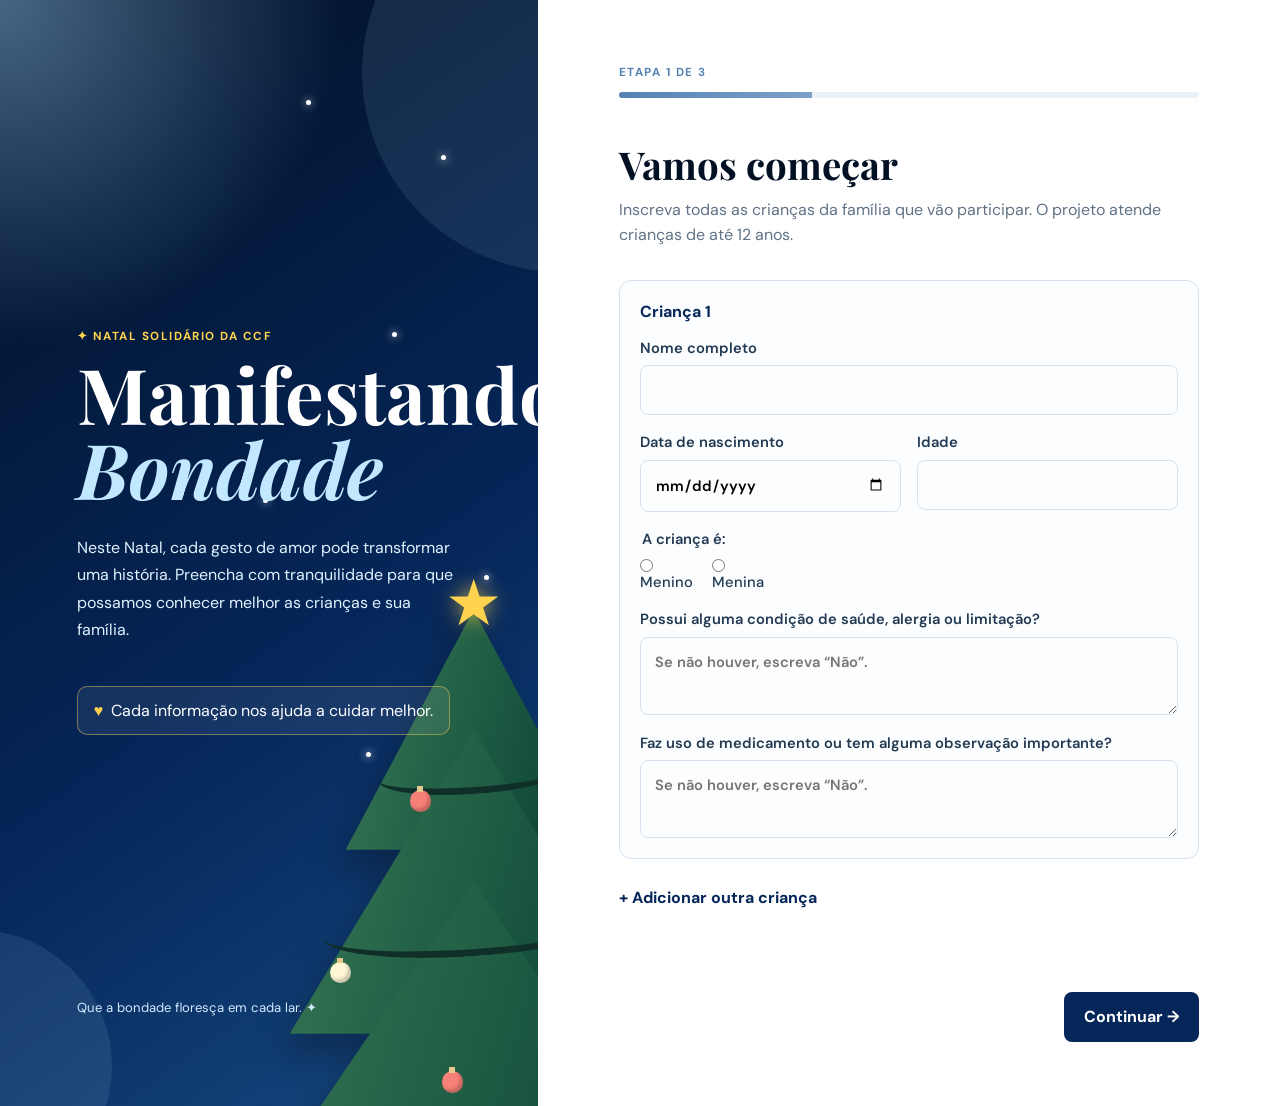
<file: index.html>
<!doctype html>
<html lang="pt-BR"><head><meta charset="utf-8"><meta name="viewport" content="width=device-width, initial-scale=1"><meta name="description" content="Formulário de acolhimento do Projeto Manifestando Bondade."><title>Projeto Manifestando Bondade</title><link rel="preconnect" href="https://fonts.googleapis.com"><link rel="preconnect" href="https://fonts.gstatic.com" crossorigin><link href="https://fonts.googleapis.com/css2?family=DM+Sans:wght@400;500;600;700&family=Playfair+Display:wght@600;700&display=swap" rel="stylesheet"><link rel="stylesheet" href="style.css"></head>
<body><main class="site">
<section class="welcome" aria-labelledby="project-title"><div class="orb orb-one"></div><div class="orb orb-two"></div><div class="snowfall" aria-hidden="true"><i></i><i></i><i></i><i></i><i></i><i></i><i></i></div><div class="welcome-content"><p class="eyebrow">✦ Natal Solidário da CCF</p><h1 id="project-title">Manifestando<br><em>Bondade</em></h1><p class="welcome-text">Neste Natal, cada gesto de amor pode transformar uma história. Preencha com tranquilidade para que possamos conhecer melhor as crianças e sua família.</p><div class="welcome-note"><span aria-hidden="true">♥</span> Cada informação nos ajuda a cuidar melhor.</div></div><div class="christmas-tree" aria-hidden="true"><span class="tree-star">★</span><span class="tree-layer layer-one"></span><span class="tree-layer layer-two"></span><span class="tree-layer layer-three"></span><span class="garland garland-one"></span><span class="garland garland-two"></span><span class="garland garland-three"></span><span class="bauble red one"></span><span class="bauble gold two"></span><span class="bauble pearl three"></span><span class="bauble red four"></span><span class="bauble blue five"></span></div><p class="welcome-footer">Que a bondade floresça em cada lar. ✦</p></section>
<section class="form-area" aria-live="polite"><form id="registration-form" novalidate><header class="form-header"><p id="step-label" class="step-label">Etapa 1 de 3</p><div class="progress-track" aria-label="Progresso do formulário"><div id="progress-bar" class="progress-bar"></div></div></header>
<section class="form-step active" data-title="Crianças"><h2>Vamos começar</h2><p class="intro">Inscreva todas as crianças da família que vão participar. O projeto atende crianças de até 12 anos.</p><div id="children-list" class="children-list"></div><button id="add-child-button" class="add-child-button" type="button">+ Adicionar outra criança</button></section>
<section class="form-step" data-title="Responsáveis"><h2>Família e responsáveis</h2><p class="intro">Precisamos de uma forma segura de entrar em contato.</p><div class="fields"><label>Nome do(a) responsável<input name="responsavel" required autocomplete="name"></label><div class="two-columns"><label>Telefone / WhatsApp<input type="tel" name="telefone" required autocomplete="tel"></label><label>Parentesco<input name="parentesco" required></label></div><label>Endereço (rua, número, bairro e cidade)<textarea name="endereco" required autocomplete="street-address"></textarea></label></div></section>
<section class="form-step" data-title="Informações finais"><h2>Quase lá!</h2><p class="intro">Informe os tamanhos de cada criança para prepararmos tudo com carinho.</p><div id="sizes-list" class="children-list"></div><label class="consent"><input type="checkbox" name="consentimento" required><span>Confirmo que as informações fornecidas são verdadeiras e autorizo o Projeto Manifestando Bondade a utilizá-las exclusivamente para fins de acolhimento e organização do projeto.</span></label></section>
<p id="form-error" class="form-error" role="alert"></p><footer class="form-actions"><button id="back-button" class="back-button" type="button" hidden>← Voltar</button><button id="next-button" class="next-button" type="button">Continuar <span>→</span></button></footer></form><div id="success-message" class="success-message" hidden><div class="success-icon">✓</div><h2>Recebemos suas informações!</h2><p>Obrigada por preencher com tanto carinho. Em breve, nossa equipe poderá entrar em contato.</p><button type="button" id="restart-button">Preencher outro formulário</button></div></section>
</main><script src="script.js"></script></body></html>
</file>
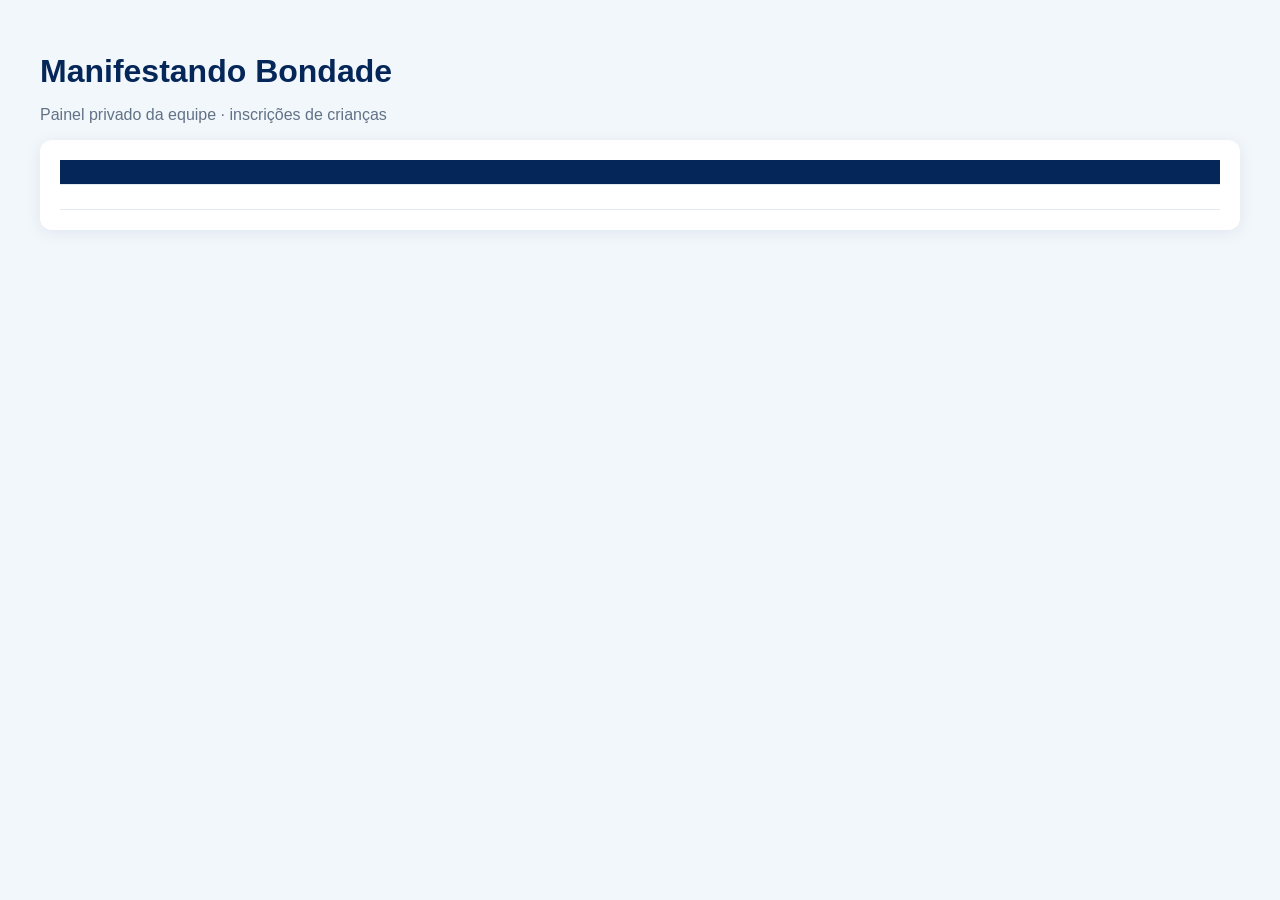
<file: painel.html>
<!doctype html><html lang="pt-BR"><head><meta charset="utf-8"><meta name="viewport" content="width=device-width,initial-scale=1"><style>body{margin:0;padding:32px;background:#f2f7fb;color:#102238;font-family:Arial,sans-serif}main{max-width:1200px;margin:auto}h1{color:#052659;margin-bottom:4px}p{color:#617287}.card{background:#fff;padding:20px;border-radius:12px;box-shadow:0 3px 16px #05265914;overflow:auto}table{border-collapse:collapse;width:100%;font-size:14px}th,td{text-align:left;padding:12px;border-bottom:1px solid #e2eaf1;white-space:nowrap}th{background:#052659;color:white;position:sticky;top:0}</style></head><body><main><h1>Manifestando Bondade</h1><p>Painel privado da equipe · <strong><?= linhas.length ?></strong> inscrições de crianças</p><div class="card"><table><thead><tr><? for (var chave in (linhas[0] || {})) { ?><th><?= chave ?></th><? } ?></tr></thead><tbody><? linhas.forEach(function(linha) { ?><tr><? for (var chave in linha) { ?><td><?= linha[chave] ?></td><? } ?></tr><? }); ?></tbody></table></div></main></body></html>
</file>
<file: style.css>
:root{--navy:#021024;--blue:#052659;--mid:#5483b3;--pale:#c1e8ff;--gold:#ffd34e;--ink:#102238;--muted:#617287}*{box-sizing:border-box}body{margin:0;font-family:"DM Sans",Arial,sans-serif;color:var(--ink);background:#f4f9fd}.site{min-height:100vh;display:grid;grid-template-columns:minmax(340px,42%) 1fr}.welcome{position:relative;isolation:isolate;overflow:hidden;display:flex;flex-direction:column;justify-content:space-between;padding:clamp(2rem,6vw,5.5rem);color:#fff;background:radial-gradient(circle at 0 0,#9ed3ff70,transparent 28%),linear-gradient(145deg,var(--navy),var(--blue) 58%,#174a82)}.welcome-content,.welcome-footer{position:relative;z-index:3}.eyebrow,.step-label{margin:0 0 .75rem;font-size:.73rem;font-weight:700;letter-spacing:.13em;text-transform:uppercase}.eyebrow{color:var(--gold)}h1,h2{font-family:"Playfair Display",Georgia,serif}h1{font-size:clamp(3rem,6vw,5.5rem);line-height:.98;margin:.4rem 0 1.75rem}h1 em{color:var(--pale)}.welcome-text{max-width:390px;line-height:1.7;color:#e0f2ff}.welcome-note{display:inline-flex;gap:.5rem;margin-top:1.7rem;padding:.8rem 1rem;border:1px solid #ffd34e70;border-radius:10px;background:#ffffff12}.welcome-note span{color:var(--gold)}.welcome-footer{font-size:.82rem;color:#d2eaff}.orb{position:absolute;z-index:-1;border-radius:50%;background:#c1e8ff18}.orb-one{width:25rem;height:25rem;right:-14rem;top:-8rem}.orb-two{width:17rem;height:17rem;left:-10rem;bottom:-6rem}.snowfall i{position:absolute;width:5px;height:5px;border-radius:50%;background:#fff;box-shadow:0 0 8px white}.snowfall i:nth-child(1){top:14%;left:82%}.snowfall i:nth-child(2){top:30%;left:73%}.snowfall i:nth-child(3){top:52%;left:90%}.snowfall i:nth-child(4){top:68%;left:68%}.snowfall i:nth-child(5){top:9%;left:57%}.snowfall i:nth-child(6){top:84%;left:90%}.snowfall i:nth-child(7){top:45%;left:49%}.christmas-tree{position:absolute;z-index:1;right:-10rem;bottom:-5rem;width:28rem;height:39rem;filter:drop-shadow(-10px 20px 16px #0004)}.tree-star{position:absolute;z-index:5;top:0;left:50%;transform:translateX(-50%);font-size:4rem;color:var(--gold);text-shadow:0 0 20px #ffd34eb3}.tree-layer{position:absolute;left:50%;transform:translateX(-50%);background:linear-gradient(105deg,#397b57,#16513d 68%,#0e382c);clip-path:polygon(50% 0,100% 100%,0 100%)}.layer-one{top:3rem;width:16rem;height:15rem}.layer-two{top:10.5rem;width:23rem;height:19rem}.layer-three{top:20rem;width:30rem;height:22rem}.garland{position:absolute;z-index:4;left:50%;transform:translateX(-50%) rotate(-4deg);border-bottom:7px solid #102f28;border-radius:0 0 50% 50%}.garland-one{top:12rem;width:12rem;height:2.5rem}.garland-two{top:21rem;width:19rem;height:3.6rem}.garland-three{top:31rem;width:26rem;height:4rem}.bauble{position:absolute;z-index:5;width:1.35rem;height:1.35rem;border-radius:50%;box-shadow:inset -.18rem -.2rem .2rem #0003}.bauble:before{content:"";position:absolute;top:-.25rem;left:.45rem;width:.4rem;height:.35rem;background:#e4c88d}.red{background:#f58178}.gold{background:#ffd34e}.pearl{background:#fff6d5}.blue{background:#92e8f2}.one{top:14.3rem;left:10rem}.two{top:21.6rem;right:5rem}.three{top:25rem;left:5rem}.four{bottom:5.8rem;left:12rem}.five{bottom:11rem;right:4rem}.form-area{display:grid;place-items:center;padding:clamp(1.5rem,5vw,5rem);background:#fff}form,.success-message{width:min(100%,580px)}.form-header{margin-bottom:2.5rem}.step-label{color:var(--mid)}.progress-track{height:6px;background:#eaf2f8;border-radius:10px;overflow:hidden}.progress-bar{width:33%;height:100%;background:linear-gradient(90deg,var(--mid),#7da0ca);transition:width .3s}.form-step{display:none}.form-step.active{display:block}h2{font-size:clamp(2rem,3vw,2.7rem);margin:0 0 .5rem;color:var(--navy)}.intro{margin:0 0 2rem;color:var(--muted);line-height:1.55}.fields,.children-list{display:grid;gap:1.1rem}.child-card,.size-card{padding:1.25rem;border:1px solid #d5e2ed;border-radius:12px;background:#fbfdff}.child-card-title{display:flex;justify-content:space-between;align-items:center;margin-bottom:1rem}.child-card h3,.size-card h3{margin:0;color:var(--blue);font-size:1rem}.remove-child,.add-child-button{border:0;background:transparent;color:var(--blue);font:inherit;font-weight:700;cursor:pointer}.add-child-button{margin-top:1rem;padding:.75rem 0}.size-card{margin-bottom:1rem}label,legend{font-size:.92rem;font-weight:600;color:#233a53}input,textarea{display:block;width:100%;margin-top:.48rem;border:1px solid #d5e2ed;border-radius:8px;background:#fbfdff;padding:.86rem .9rem;font:inherit;outline:none}input:focus,textarea:focus{border-color:var(--mid);box-shadow:0 0 0 3px #5483b326}textarea{min-height:78px;resize:vertical}fieldset{border:0;padding:0;margin:0}.choices,.consent{display:flex;gap:1.2rem;margin-top:.6rem}.choices label,.consent{align-items:center;font-weight:500}.choices input,.consent input{width:auto;margin:0;accent-color:var(--blue)}.consent{align-items:flex-start;line-height:1.45;margin-top:1rem}.consent span{font-size:.84rem}.two-columns{display:grid;grid-template-columns:1fr 1fr;gap:1rem}.form-actions{display:flex;justify-content:space-between;margin-top:2.4rem}.next-button,.back-button,.success-message button{border:0;border-radius:8px;padding:.9rem 1.25rem;font:inherit;font-weight:700;cursor:pointer}.next-button,.success-message button{margin-left:auto;background:var(--blue);color:#fff}.back-button{background:transparent;color:var(--blue)}.form-error{min-height:1.2rem;color:#b42318;font-size:.88rem}.success-message{text-align:center}.success-icon{width:66px;height:66px;margin:auto;display:grid;place-items:center;border-radius:50%;background:var(--pale);color:var(--blue);font-size:2rem;font-weight:700}@media(max-width:760px){.site{grid-template-columns:1fr}.welcome{min-height:470px;padding:2.5rem 1.75rem}.christmas-tree{right:-11rem;bottom:-12rem;transform:scale(.72);transform-origin:bottom right}.form-area{padding:2.5rem 1.5rem}.two-columns{grid-template-columns:1fr}}
</file>
